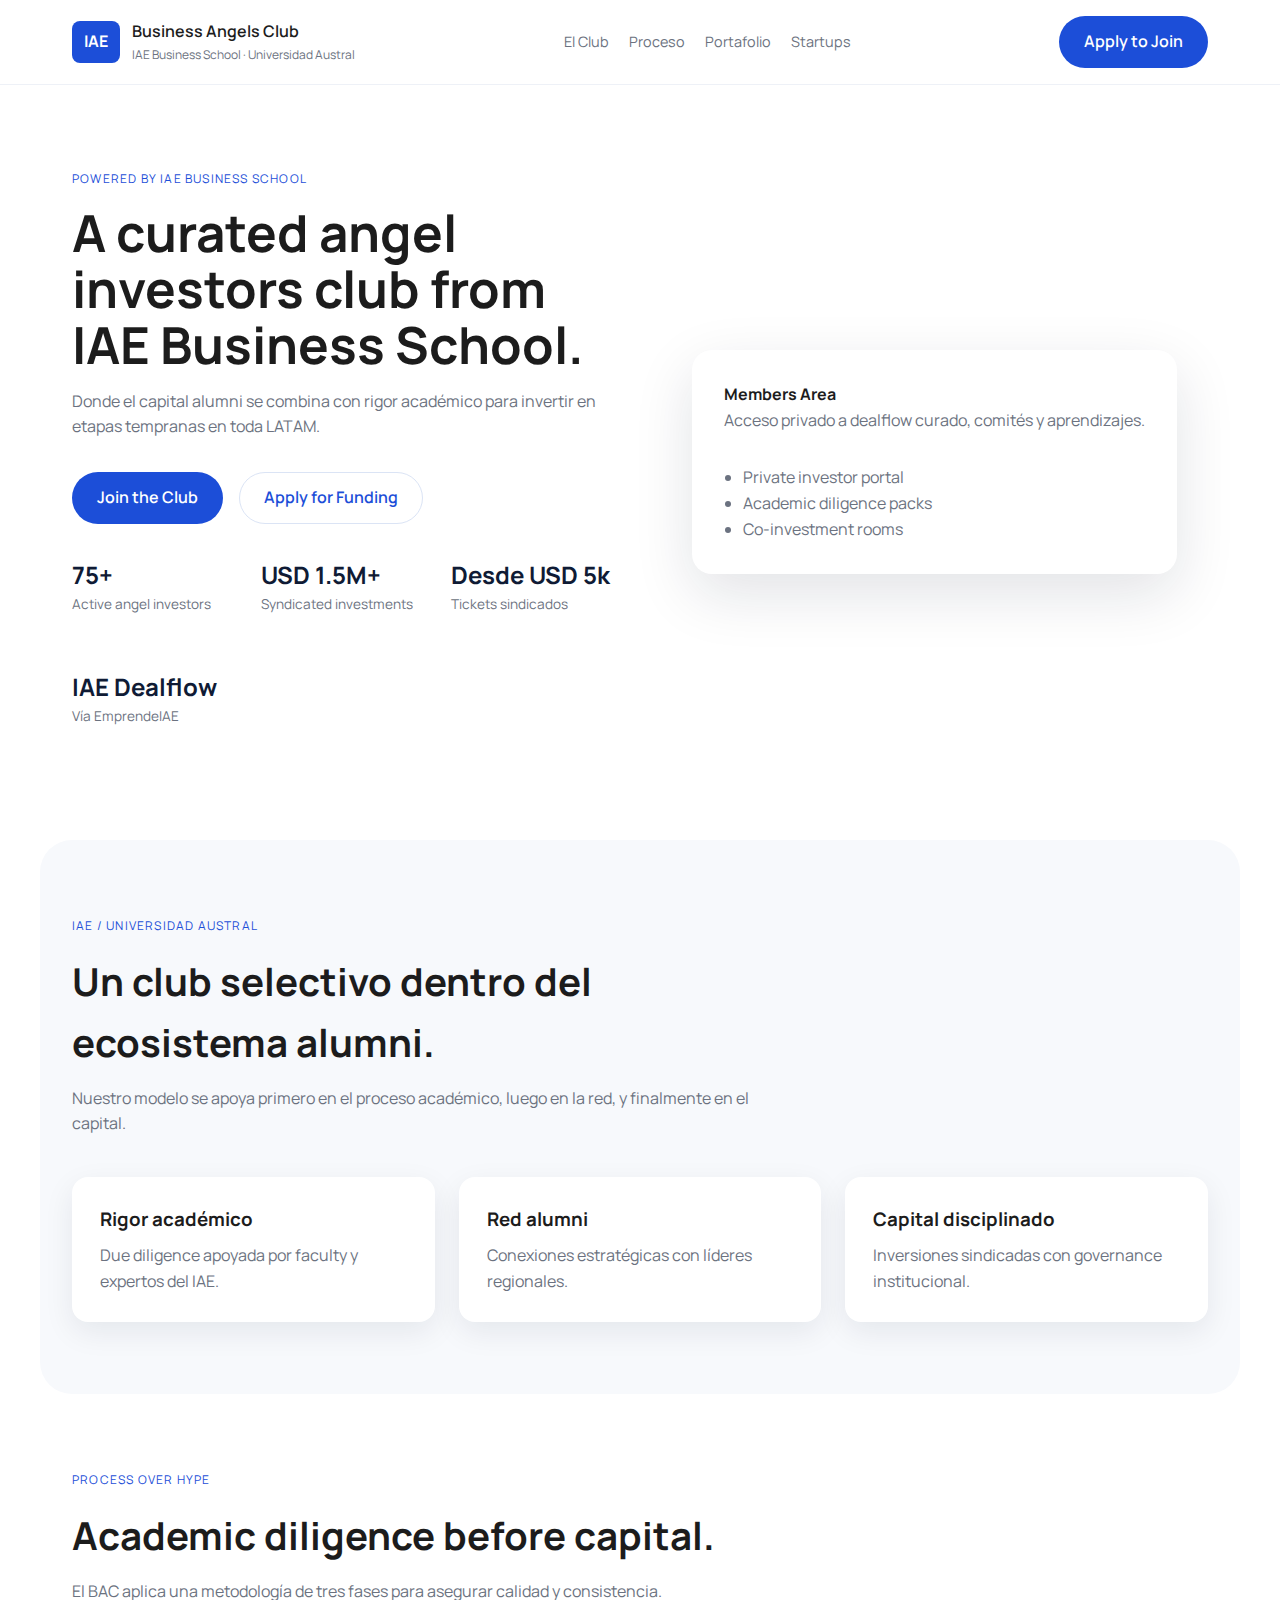
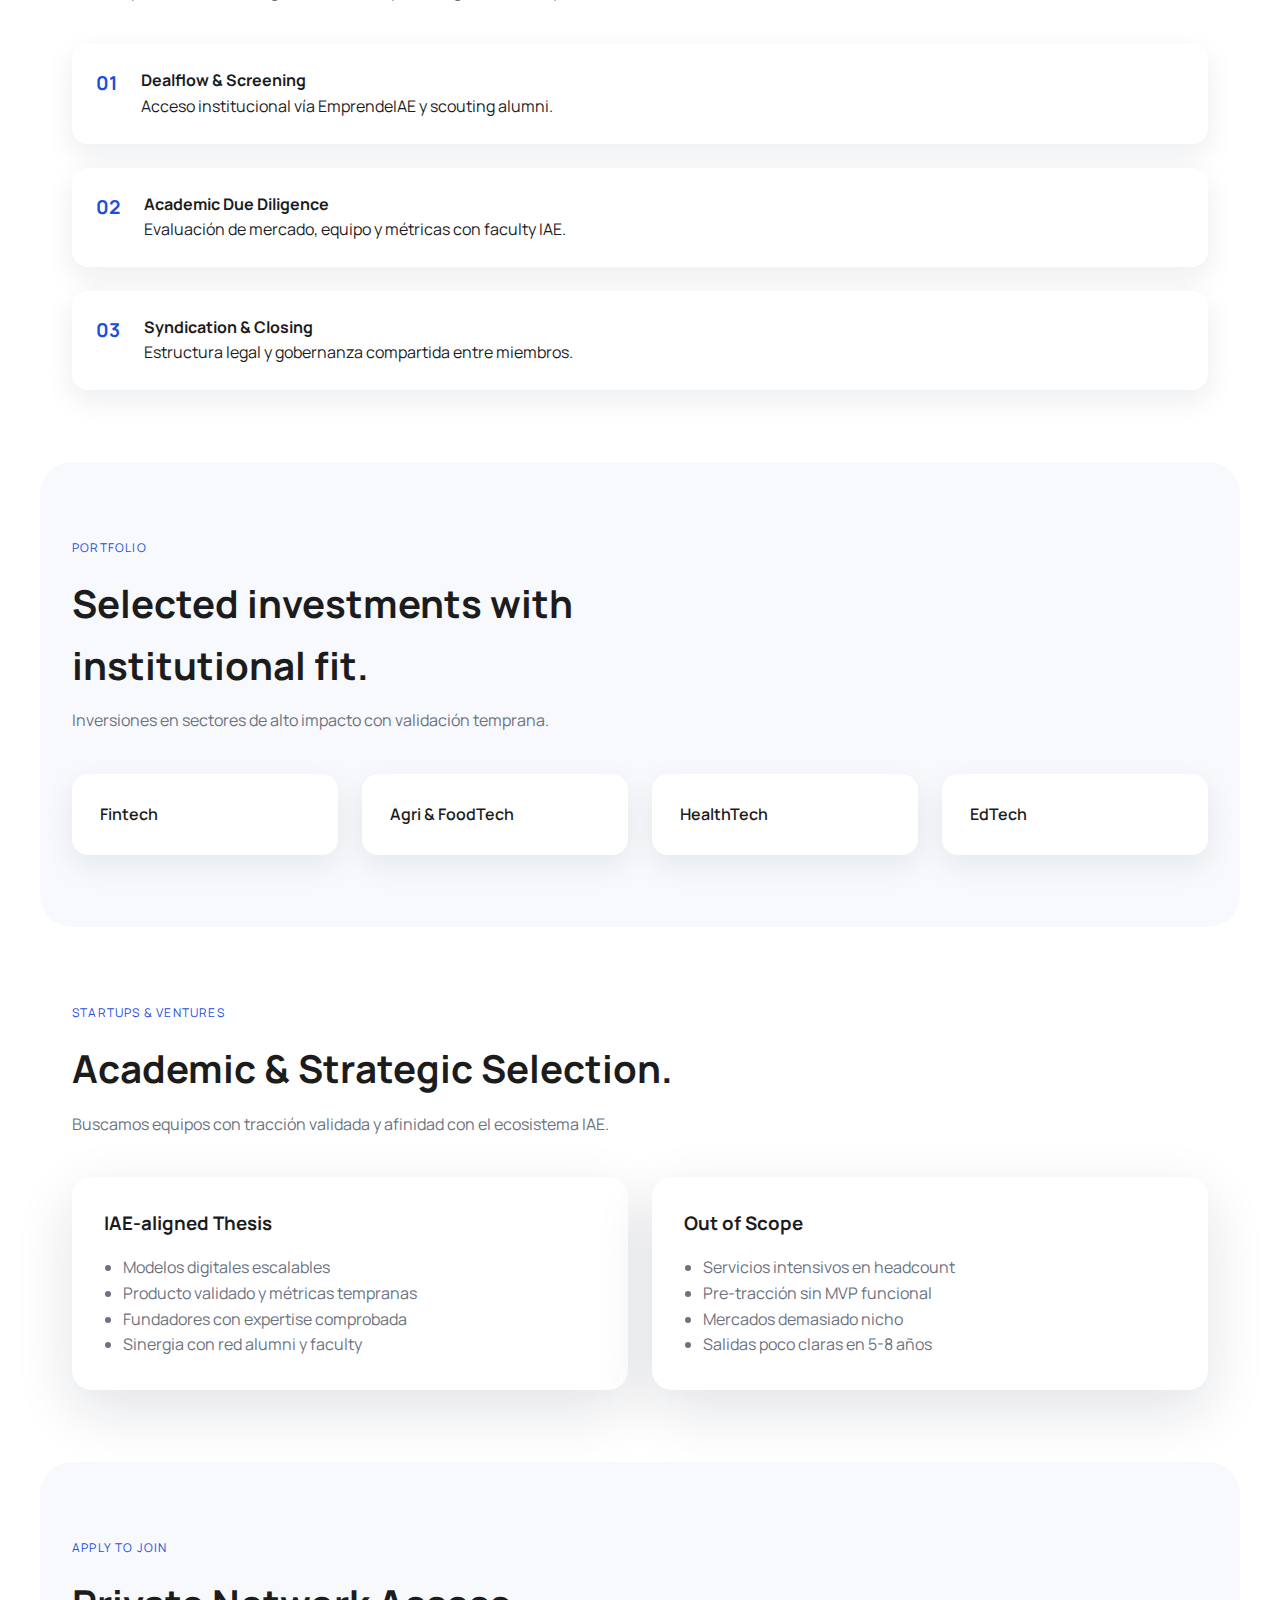
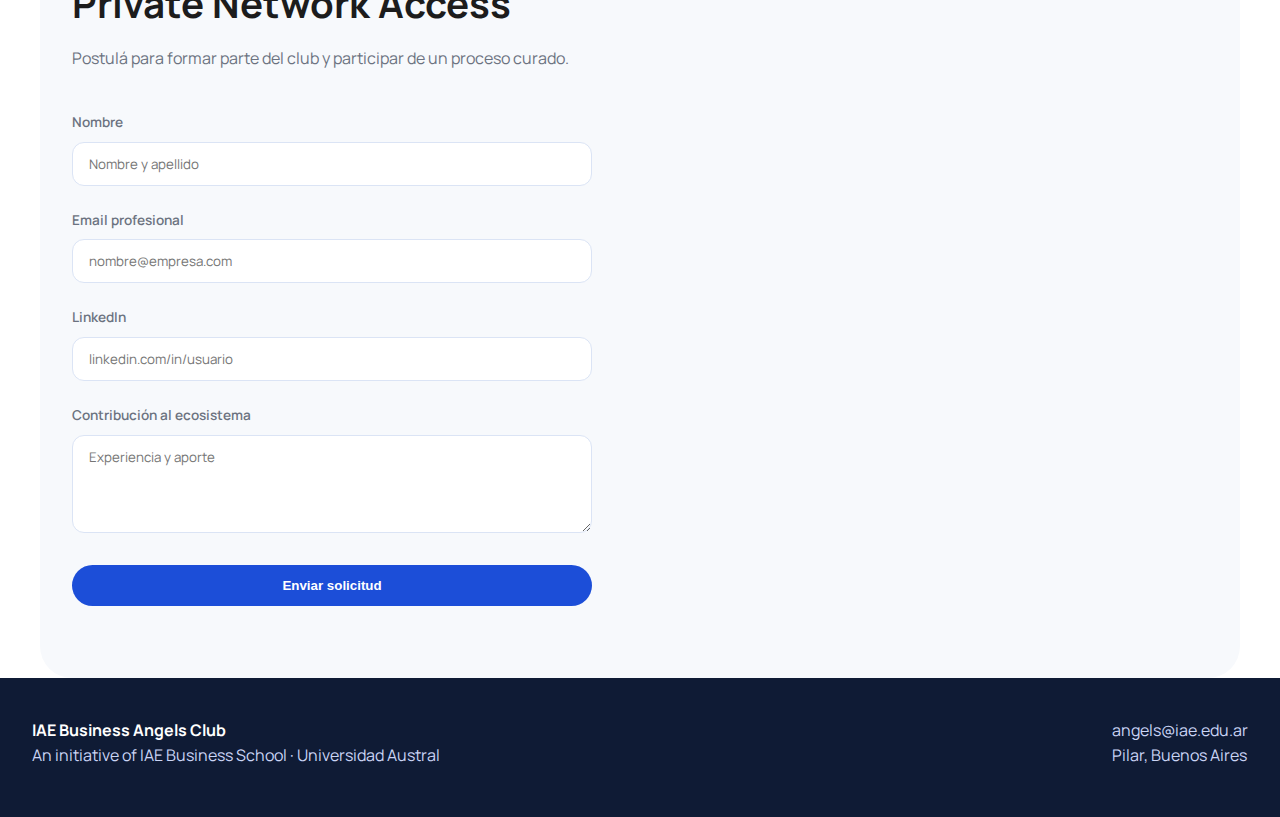
<file: index.html>
<!DOCTYPE html>
<html lang="es">
  <head>
    <meta charset="UTF-8" />
    <meta name="viewport" content="width=device-width, initial-scale=1.0" />
    <title>IAE Business Angels Club</title>
    <link rel="preconnect" href="https://fonts.googleapis.com" />
    <link rel="preconnect" href="https://fonts.gstatic.com" crossorigin />
    <link
      href="https://fonts.googleapis.com/css2?family=Manrope:wght@300;400;500;600;700&display=swap"
      rel="stylesheet"
    />
    <link rel="stylesheet" href="style.css" />
  </head>
  <body>
    <header class="site-header">
      <nav class="nav">
        <div class="brand">
          <span class="brand-mark">IAE</span>
          <div>
            <p class="brand-name">Business Angels Club</p>
            <p class="brand-sub">IAE Business School · Universidad Austral</p>
          </div>
        </div>
        <div class="nav-links">
          <a href="#club">El Club</a>
          <a href="#proceso">Proceso</a>
          <a href="#portafolio">Portafolio</a>
          <a href="#startups">Startups</a>
        </div>
        <a class="btn btn-primary" href="#join">Apply to Join</a>
      </nav>
    </header>

    <main>
      <section class="hero">
        <div class="hero-content">
          <span class="eyebrow">Powered by IAE Business School</span>
          <h1>A curated angel investors club from IAE Business School.</h1>
          <p>
            Donde el capital alumni se combina con rigor académico para invertir
            en etapas tempranas en toda LATAM.
          </p>
          <div class="hero-actions">
            <a class="btn btn-primary" href="#join">Join the Club</a>
            <a class="btn btn-secondary" href="#startups">Apply for Funding</a>
          </div>
          <div class="metrics">
            <div>
              <h3>75+</h3>
              <p>Active angel investors</p>
            </div>
            <div>
              <h3>USD 1.5M+</h3>
              <p>Syndicated investments</p>
            </div>
            <div>
              <h3>Desde USD 5k</h3>
              <p>Tickets sindicados</p>
            </div>
            <div>
              <h3>IAE Dealflow</h3>
              <p>Vía EmprendeIAE</p>
            </div>
          </div>
        </div>
        <div class="hero-card">
          <div class="card">
            <h4>Members Area</h4>
            <p>Acceso privado a dealflow curado, comités y aprendizajes.</p>
            <ul>
              <li>Private investor portal</li>
              <li>Academic diligence packs</li>
              <li>Co-investment rooms</li>
            </ul>
          </div>
        </div>
      </section>

      <section id="club" class="section light">
        <div class="section-header">
          <span class="eyebrow">IAE / Universidad Austral</span>
          <h2>Un club selectivo dentro del ecosistema alumni.</h2>
          <p>
            Nuestro modelo se apoya primero en el proceso académico, luego en la
            red, y finalmente en el capital.
          </p>
        </div>
        <div class="grid three">
          <article class="tile">
            <h3>Rigor académico</h3>
            <p>Due diligence apoyada por faculty y expertos del IAE.</p>
          </article>
          <article class="tile">
            <h3>Red alumni</h3>
            <p>Conexiones estratégicas con líderes regionales.</p>
          </article>
          <article class="tile">
            <h3>Capital disciplinado</h3>
            <p>Inversiones sindicadas con governance institucional.</p>
          </article>
        </div>
      </section>

      <section id="proceso" class="section">
        <div class="section-header">
          <span class="eyebrow">Process over hype</span>
          <h2>Academic diligence before capital.</h2>
          <p>
            El BAC aplica una metodología de tres fases para asegurar calidad y
            consistencia.
          </p>
        </div>
        <div class="timeline">
          <div class="step">
            <span>01</span>
            <div>
              <h4>Dealflow &amp; Screening</h4>
              <p>Acceso institucional vía EmprendeIAE y scouting alumni.</p>
            </div>
          </div>
          <div class="step">
            <span>02</span>
            <div>
              <h4>Academic Due Diligence</h4>
              <p>Evaluación de mercado, equipo y métricas con faculty IAE.</p>
            </div>
          </div>
          <div class="step">
            <span>03</span>
            <div>
              <h4>Syndication &amp; Closing</h4>
              <p>Estructura legal y gobernanza compartida entre miembros.</p>
            </div>
          </div>
        </div>
      </section>

      <section id="portafolio" class="section light">
        <div class="section-header">
          <span class="eyebrow">Portfolio</span>
          <h2>Selected investments with institutional fit.</h2>
          <p>Inversiones en sectores de alto impacto con validación temprana.</p>
        </div>
        <div class="grid four">
          <article class="tile">Fintech</article>
          <article class="tile">Agri &amp; FoodTech</article>
          <article class="tile">HealthTech</article>
          <article class="tile">EdTech</article>
        </div>
      </section>

      <section id="startups" class="section">
        <div class="section-header">
          <span class="eyebrow">Startups &amp; Ventures</span>
          <h2>Academic &amp; Strategic Selection.</h2>
          <p>
            Buscamos equipos con tracción validada y afinidad con el ecosistema
            IAE.
          </p>
        </div>
        <div class="grid two">
          <div class="card">
            <h3>IAE-aligned Thesis</h3>
            <ul>
              <li>Modelos digitales escalables</li>
              <li>Producto validado y métricas tempranas</li>
              <li>Fundadores con expertise comprobada</li>
              <li>Sinergia con red alumni y faculty</li>
            </ul>
          </div>
          <div class="card">
            <h3>Out of Scope</h3>
            <ul>
              <li>Servicios intensivos en headcount</li>
              <li>Pre-tracción sin MVP funcional</li>
              <li>Mercados demasiado nicho</li>
              <li>Salidas poco claras en 5-8 años</li>
            </ul>
          </div>
        </div>
      </section>

      <section id="join" class="section light">
        <div class="section-header">
          <span class="eyebrow">Apply to Join</span>
          <h2>Private Network Access</h2>
          <p>
            Postulá para formar parte del club y participar de un proceso
            curado.
          </p>
        </div>
        <form class="form">
          <div>
            <label for="name">Nombre</label>
            <input id="name" type="text" placeholder="Nombre y apellido" />
          </div>
          <div>
            <label for="email">Email profesional</label>
            <input id="email" type="email" placeholder="nombre@empresa.com" />
          </div>
          <div>
            <label for="profile">LinkedIn</label>
            <input id="profile" type="text" placeholder="linkedin.com/in/usuario" />
          </div>
          <div>
            <label for="focus">Contribución al ecosistema</label>
            <textarea id="focus" rows="4" placeholder="Experiencia y aporte"></textarea>
          </div>
          <button class="btn btn-primary" type="submit">Enviar solicitud</button>
        </form>
      </section>
    </main>

    <footer class="footer">
      <div>
        <h4>IAE Business Angels Club</h4>
        <p>An initiative of IAE Business School · Universidad Austral</p>
      </div>
      <div>
        <p>angels@iae.edu.ar</p>
        <p>Pilar, Buenos Aires</p>
      </div>
    </footer>
  </body>
</html>
</file>
<file: style.css>
:root {
  color-scheme: light;
  --bg: #f7f9fc;
  --dark: #0f1b35;
  --primary: #1c4ed8;
  --primary-dark: #153ea6;
  --text: #1c1c1c;
  --muted: #6b7280;
  --card: #ffffff;
}

* {
  box-sizing: border-box;
  margin: 0;
  padding: 0;
}

body {
  font-family: "Manrope", sans-serif;
  color: var(--text);
  background: #fff;
  line-height: 1.6;
}

a {
  text-decoration: none;
  color: inherit;
}

.site-header {
  position: sticky;
  top: 0;
  background: #fff;
  border-bottom: 1px solid #eef1f7;
  z-index: 10;
}

.nav {
  max-width: 1200px;
  margin: 0 auto;
  display: flex;
  align-items: center;
  justify-content: space-between;
  padding: 1rem 2rem;
  gap: 1.5rem;
}

.brand {
  display: flex;
  align-items: center;
  gap: 0.75rem;
}

.brand-mark {
  background: var(--primary);
  color: #fff;
  font-weight: 700;
  padding: 0.5rem 0.75rem;
  border-radius: 8px;
}

.brand-name {
  font-weight: 600;
}

.brand-sub {
  font-size: 0.75rem;
  color: var(--muted);
}

.nav-links {
  display: flex;
  gap: 1.25rem;
  font-size: 0.9rem;
  color: var(--muted);
}

.btn {
  padding: 0.75rem 1.5rem;
  border-radius: 999px;
  border: 1px solid transparent;
  font-weight: 600;
  display: inline-flex;
  align-items: center;
  justify-content: center;
}

.btn-primary {
  background: var(--primary);
  color: #fff;
}

.btn-primary:hover {
  background: var(--primary-dark);
}

.btn-secondary {
  border-color: #dbe4f5;
  color: var(--primary);
}

.hero {
  display: grid;
  grid-template-columns: repeat(auto-fit, minmax(280px, 1fr));
  gap: 2.5rem;
  padding: 5rem 2rem;
  max-width: 1200px;
  margin: 0 auto;
}

.hero h1 {
  font-size: clamp(2.2rem, 4vw, 3.5rem);
  line-height: 1.1;
  margin-bottom: 1rem;
}

.hero p {
  color: var(--muted);
  margin-bottom: 2rem;
}

.eyebrow {
  display: inline-block;
  font-size: 0.75rem;
  text-transform: uppercase;
  letter-spacing: 0.1em;
  color: var(--primary);
  margin-bottom: 1rem;
}

.hero-actions {
  display: flex;
  gap: 1rem;
  flex-wrap: wrap;
  margin-bottom: 2rem;
}

.metrics {
  display: grid;
  grid-template-columns: repeat(auto-fit, minmax(150px, 1fr));
  gap: 1.25rem;
  margin-top: 1.5rem;
}

.metrics h3 {
  font-size: 1.5rem;
  color: var(--dark);
}

.metrics p {
  font-size: 0.85rem;
  color: var(--muted);
}

.hero-card {
  display: flex;
  align-items: center;
  justify-content: center;
}

.card {
  background: var(--card);
  padding: 2rem;
  border-radius: 20px;
  box-shadow: 0 20px 60px rgba(15, 27, 53, 0.12);
}

.card ul {
  margin-top: 1rem;
  padding-left: 1.2rem;
  color: var(--muted);
}

.section {
  padding: 4.5rem 2rem;
  max-width: 1200px;
  margin: 0 auto;
}

.section.light {
  background: var(--bg);
  border-radius: 32px;
}

.section-header {
  margin-bottom: 2.5rem;
  max-width: 720px;
}

.section-header h2 {
  font-size: clamp(1.8rem, 3vw, 2.6rem);
  margin-bottom: 0.75rem;
}

.section-header p {
  color: var(--muted);
}

.grid {
  display: grid;
  gap: 1.5rem;
}

.grid.two {
  grid-template-columns: repeat(auto-fit, minmax(240px, 1fr));
}

.grid.three {
  grid-template-columns: repeat(auto-fit, minmax(220px, 1fr));
}

.grid.four {
  grid-template-columns: repeat(auto-fit, minmax(200px, 1fr));
}

.tile {
  background: #fff;
  border-radius: 16px;
  padding: 1.75rem;
  box-shadow: 0 10px 30px rgba(15, 27, 53, 0.08);
  font-weight: 600;
}

.tile p {
  font-weight: 400;
  color: var(--muted);
  margin-top: 0.5rem;
}

.timeline {
  display: grid;
  gap: 1.5rem;
}

.step {
  display: flex;
  gap: 1.5rem;
  background: #fff;
  border-radius: 16px;
  padding: 1.5rem;
  box-shadow: 0 10px 30px rgba(15, 27, 53, 0.08);
}

.step span {
  font-weight: 700;
  color: var(--primary);
  font-size: 1.2rem;
}

.form {
  display: grid;
  gap: 1.5rem;
  max-width: 520px;
}

.form label {
  font-weight: 600;
  font-size: 0.85rem;
  color: var(--muted);
  display: block;
  margin-bottom: 0.5rem;
}

.form input,
.form textarea {
  width: 100%;
  padding: 0.75rem 1rem;
  border-radius: 12px;
  border: 1px solid #dbe4f5;
  font-family: inherit;
}

.footer {
  display: flex;
  justify-content: space-between;
  gap: 2rem;
  padding: 2.5rem 2rem 3rem;
  background: var(--dark);
  color: #fff;
  flex-wrap: wrap;
}

.footer p {
  color: #cbd5f5;
}

@media (max-width: 768px) {
  .nav {
    flex-direction: column;
    align-items: flex-start;
  }

  .nav-links {
    flex-wrap: wrap;
  }

  .hero {
    padding-top: 3rem;
  }
}
</file>
